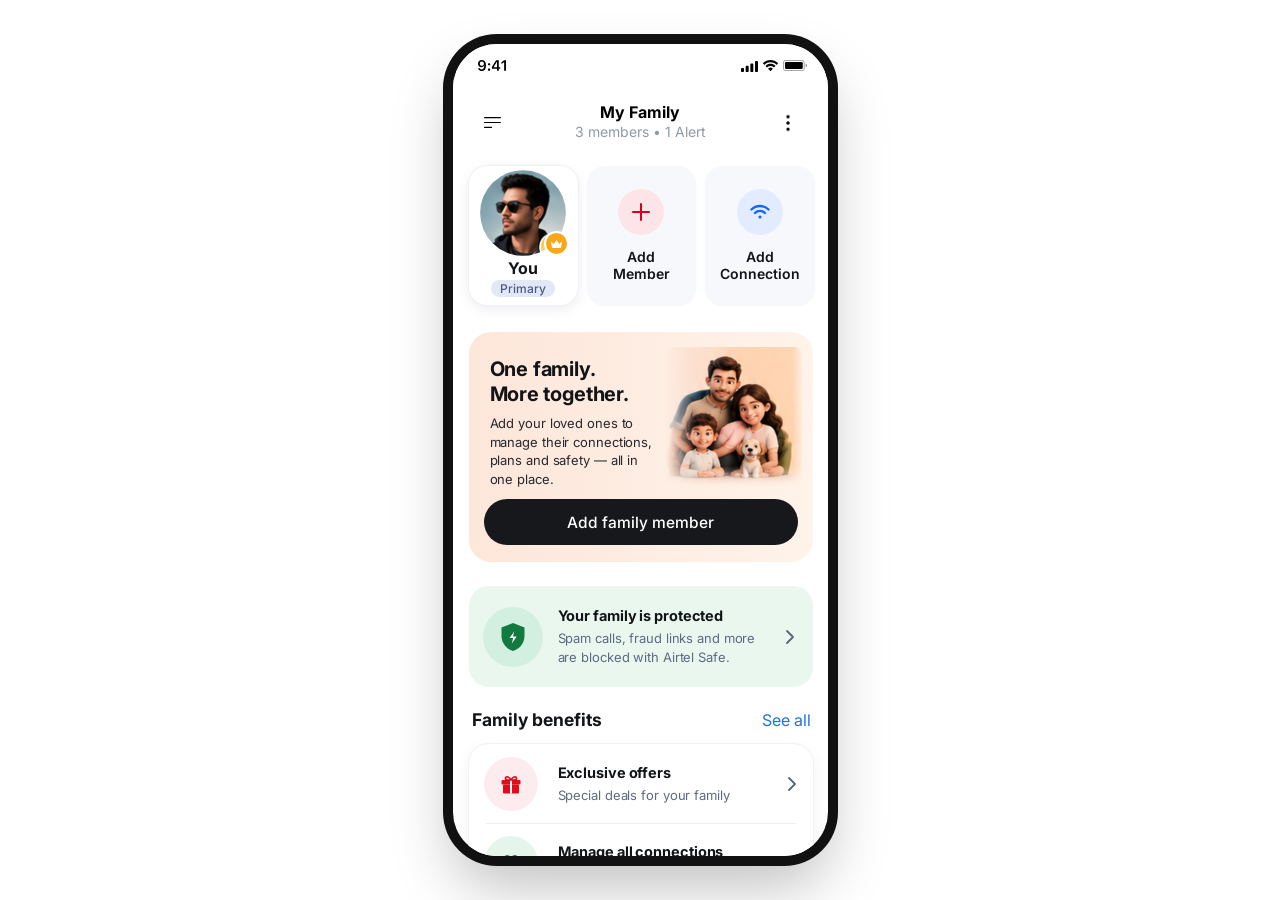
<file: index.html>
<!doctype html>
<html lang="en">
<head>
  <meta charset="utf-8">
  <meta name="viewport" content="width=device-width, initial-scale=1, viewport-fit=cover">
  <title>Family Tab</title>
  <link rel="preconnect" href="https://fonts.googleapis.com">
  <link rel="preconnect" href="https://fonts.gstatic.com" crossorigin>
  <link href="https://fonts.googleapis.com/css2?family=Inter:wght@400;500;600;700&display=swap" rel="stylesheet">
  <link rel="stylesheet" href="styles.css">
</head>
<body>
  <div class="device">
    <div class="screen">

      <!-- Status-Bar 1.0/App -->
      <div class="status-bar">
        <img class="sb-time" src="assets/f01/time.svg" width="28.4262" height="11.0889" alt="9:41">
        <img class="sb-cell" src="assets/f01/cellular.svg" width="17" height="10.667" alt="">
        <img class="sb-wifi" src="assets/f01/wifi.svg" width="15.333" height="10.9999" alt="">
        <img class="sb-batt" src="assets/f01/battery.svg" width="24.328" height="11.3333" alt="">
      </div>

      <main class="scroll">

        <!-- Top Nav Component ✅ -->
        <header class="top-nav">
          <button class="nav-btn tap" aria-label="Menu"><img src="assets/f01/menu.svg" width="17.2" height="11.4222" alt=""></button>
          <div class="nav-title">
            <h1>My Family</h1>
            <p>3 members • 1 Alert</p>
          </div>
          <button class="nav-btn tap" aria-label="More"><img src="assets/f01/more.png" width="30" height="30" alt=""></button>
        </header>

        <!-- Members -->
        <section class="members" role="tablist" aria-label="Family members">
          <button class="member tap is-active" role="tab" aria-selected="true">
            <span class="avatar"><img src="assets/avatar.png" alt=""><span class="crown"><svg width="13" height="10" viewBox="0 0 13 10"><path d="M1 2.5 3.8 5 6.5 1l2.7 4L12 2.5 11 9H2L1 2.5Z" fill="#fff"/></svg></span></span>
            <span class="m-name">You</span>
            <span class="m-tag">Primary</span>
          </button>
          <button class="member tap" role="tab" aria-selected="false">
            <span class="m-circle pink"><svg width="22" height="22" viewBox="0 0 22 22" fill="none" stroke="#d6001c" stroke-width="2" stroke-linecap="round"><path d="M11 3v16M3 11h16"/></svg></span>
            <span class="m-label">Add<br>Member</span>
          </button>
          <button class="member tap" role="tab" aria-selected="false">
            <span class="m-circle blue"><svg width="24" height="24" viewBox="0 0 24 24" fill="none" stroke="#1366ff" stroke-width="2.4" stroke-linecap="round"><path d="M3.5 9.5a12 12 0 0 1 17 0"/><path d="M7 13a7 7 0 0 1 10 0"/><circle cx="12" cy="17" r="1.6" fill="#1366ff" stroke="none"/></svg></span>
            <span class="m-label">Add<br>Connection</span>
          </button>
        </section>

        <div class="content">

          <!-- Hero -->
          <section class="hero">
            <div class="hero-text">
              <h2>One family.<br>More together.</h2>
              <p>Add your loved ones to manage their connections, plans and safety — all in one place.</p>
            </div>
            <img class="hero-art" src="assets/family.png" alt="">
            <button class="btn-dark tap">Add family member</button>
          </section>

          <!-- Protected -->
          <a class="row-card mint tap" href="#">
            <span class="icon-circle mint"><svg width="28" height="30" viewBox="0 0 28 30"><path d="M14 1 2.5 5.5v8.2C2.5 21 7.4 27 14 29c6.6-2 11.5-8 11.5-15.3V5.5L14 1Z" fill="#137a3f"/><path d="m15.2 9.5-4.6 6.6h3.6l-1.4 5.4 4.8-7h-3.7l1.3-5Z" fill="#fff"/></svg></span>
            <span class="row-text">
              <strong>Your family is protected</strong>
              <small>Spam calls, fraud links and more are blocked with Airtel Safe.</small>
            </span>
            <svg class="chev" width="10" height="16" viewBox="0 0 10 16" fill="none" stroke="#5b6475" stroke-width="1.8" stroke-linecap="round" stroke-linejoin="round"><path d="m2 2 6 6-6 6"/></svg>
          </a>

          <!-- Family benefits -->
          <div class="section-head">
            <h3>Family benefits</h3>
            <a class="see-all tap" href="#">See all</a>
          </div>
          <div class="list-card">
            <a class="list-row tap" href="#">
              <span class="icon-circle sm pink"><svg width="24" height="24" viewBox="0 0 24 24"><rect x="2.5" y="8" width="19" height="4.5" rx="1" fill="#e00b1c"/><rect x="4" y="12.5" width="16" height="9" rx="1" fill="#e00b1c"/><path d="M11 8h2v13.5h-2z" fill="#fff"/><path d="M12 8C10.5 4.5 7 4 6.5 6S9 8 12 8Zm0 0c1.5-3.5 5-4 5.5-2S15 8 12 8Z" fill="none" stroke="#e00b1c" stroke-width="1.6"/></svg></span>
              <span class="row-text"><strong>Exclusive offers</strong><small>Special deals for your family</small></span>
              <svg class="chev" width="10" height="16" viewBox="0 0 10 16" fill="none" stroke="#5b6475" stroke-width="1.8" stroke-linecap="round" stroke-linejoin="round"><path d="m2 2 6 6-6 6"/></svg>
            </a>
            <a class="list-row tap" href="#">
              <span class="icon-circle sm green"><svg width="24" height="24" viewBox="0 0 24 24"><rect x="2.5" y="8" width="19" height="4.5" rx="1" fill="#137a3f"/><rect x="4" y="12.5" width="16" height="9" rx="1" fill="#137a3f"/><path d="M11 8h2v13.5h-2z" fill="#fff"/><path d="M12 8C10.5 4.5 7 4 6.5 6S9 8 12 8Zm0 0c1.5-3.5 5-4 5.5-2S15 8 12 8Z" fill="none" stroke="#137a3f" stroke-width="1.6"/></svg></span>
              <span class="row-text"><strong>Manage all connections</strong><small>Easily handle plans and usage</small></span>
              <svg class="chev" width="10" height="16" viewBox="0 0 10 16" fill="none" stroke="#5b6475" stroke-width="1.8" stroke-linecap="round" stroke-linejoin="round"><path d="m2 2 6 6-6 6"/></svg>
            </a>
            <a class="list-row tap" href="#">
              <span class="icon-circle sm blue"><svg width="22" height="24" viewBox="0 0 28 30"><path d="M14 1 2.5 5.5v8.2C2.5 21 7.4 27 14 29c6.6-2 11.5-8 11.5-15.3V5.5L14 1Z" fill="#1366ff"/><path d="M14 1v28c6.6-2 11.5-8 11.5-15.3V5.5L14 1Z" fill="#0b4fd1"/><path d="m15.2 9.5-4.6 6.6h3.6l-1.4 5.4" fill="none" stroke="#fff" stroke-width="1.6" stroke-linecap="round" stroke-linejoin="round"/></svg></span>
              <span class="row-text"><strong>Stay safer together</strong><small>Spam call protection for everyone</small></span>
              <svg class="chev" width="10" height="16" viewBox="0 0 10 16" fill="none" stroke="#5b6475" stroke-width="1.8" stroke-linecap="round" stroke-linejoin="round"><path d="m2 2 6 6-6 6"/></svg>
            </a>
          </div>

          <!-- Personalized Report -->
          <a class="row-card rose tap" href="#">
            <span class="icon-circle rose"><svg width="28" height="30" viewBox="0 0 28 30"><path d="M14 1 2.5 5.5v8.2C2.5 21 7.4 27 14 29c6.6-2 11.5-8 11.5-15.3V5.5L14 1Z" fill="#e00b1c"/><path d="M14 1v28c6.6-2 11.5-8 11.5-15.3V5.5L14 1Z" fill="#b8000f"/><path d="m15.2 9.5-4.6 6.6h3.6l-1.4 5.4" fill="none" stroke="#fff" stroke-width="1.8" stroke-linecap="round" stroke-linejoin="round"/></svg></span>
            <span class="row-text">
              <strong class="lg">Personalized Report</strong>
              <small>See your family’s safety report and usage insights.</small>
            </span>
            <svg class="chev" width="10" height="16" viewBox="0 0 10 16" fill="none" stroke="#5b6475" stroke-width="1.8" stroke-linecap="round" stroke-linejoin="round"><path d="m2 2 6 6-6 6"/></svg>
          </a>

        </div>
      </main>
    </div>
  </div>

  <script>
    // Member tiles behave like Frame 02's top-nav units: tap to select.
    document.querySelectorAll('.member').forEach(function (tile) {
      tile.addEventListener('click', function () {
        document.querySelectorAll('.member').forEach(function (t) {
          t.classList.toggle('is-active', t === tile);
          t.setAttribute('aria-selected', t === tile);
        });
      });
    });
    // Prototype links don't navigate.
    document.querySelectorAll('a[href="#"]').forEach(function (a) {
      a.addEventListener('click', function (e) { e.preventDefault(); });
    });
  </script>
</body>
</html>
</file>
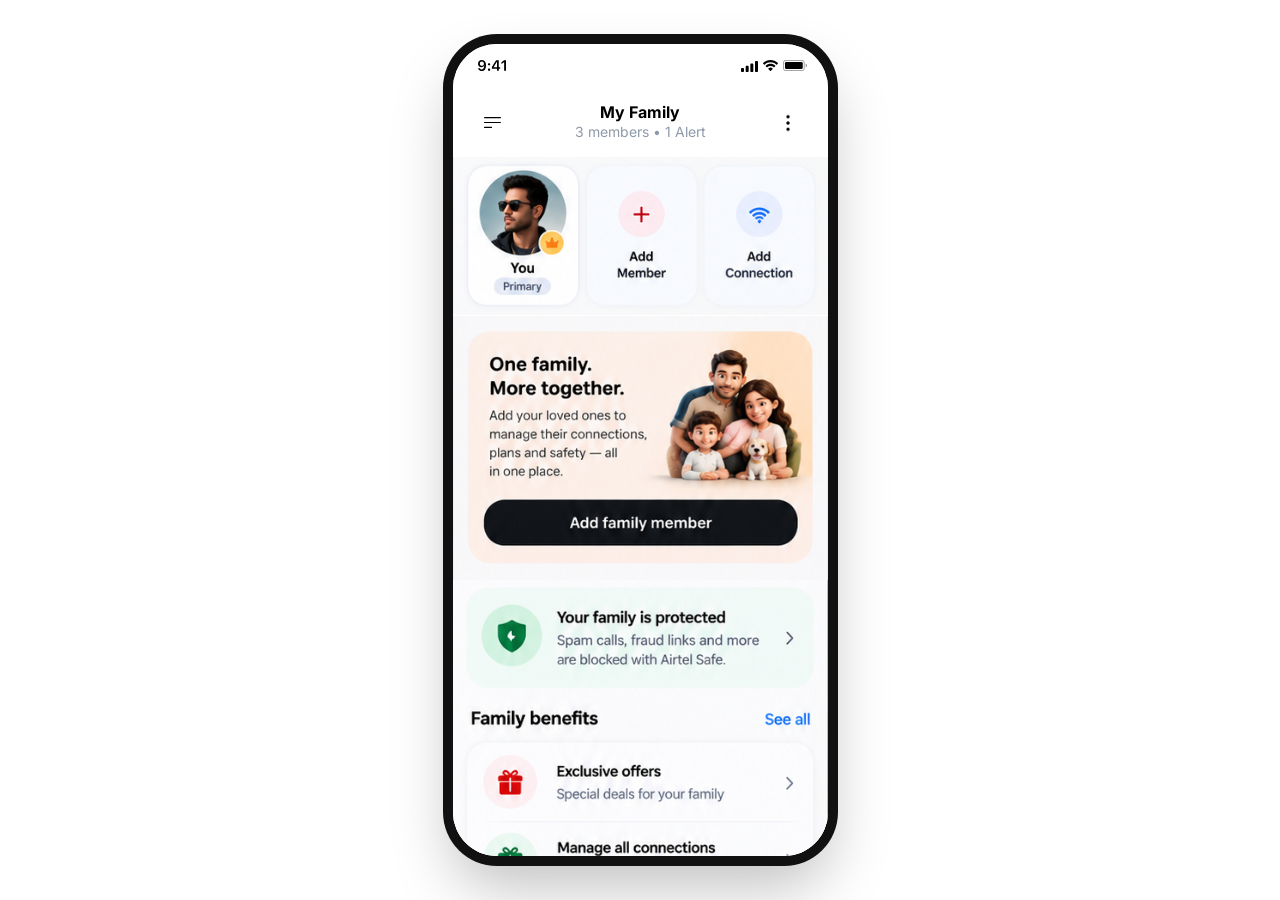
<file: exact.html>
<!doctype html>
<html lang="en">
<head>
  <meta charset="utf-8">
  <meta name="viewport" content="width=device-width, initial-scale=1, viewport-fit=cover">
  <title>Family Tab</title>
  <link rel="preconnect" href="https://fonts.googleapis.com">
  <link rel="preconnect" href="https://fonts.gstatic.com" crossorigin>
  <link href="https://fonts.googleapis.com/css2?family=Inter:wght@400;700&display=swap" rel="stylesheet">
  <link rel="stylesheet" href="exact.css">
</head>
<body>
  <div class="device">
    <div class="screen">

      <!-- Status-Bar 1.0/App -->
      <div class="status-bar">
        <img class="sb-time" src="assets/f01/time.svg" width="28.4262" height="11.0889" alt="9:41">
        <img class="sb-cell" src="assets/f01/cellular.svg" width="17" height="10.667" alt="">
        <img class="sb-wifi" src="assets/f01/wifi.svg" width="15.333" height="10.9999" alt="">
        <img class="sb-batt" src="assets/f01/battery.svg" width="24.328" height="11.3333" alt="">
      </div>

      <main class="scroll">
        <div class="frame-01">

          <!-- Top Nav Component ✅ -->
          <header class="top-nav">
            <button class="nav-btn" aria-label="Menu"><img src="assets/f01/menu.svg" width="17.2" height="11.4222" alt=""></button>
            <div class="nav-title">
              <h1>My Family</h1>
              <p>3 members • 1 Alert</p>
            </div>
            <button class="nav-btn" aria-label="More"><img src="assets/f01/more.png" width="30" height="30" alt=""></button>
          </header>

          <!-- My Family Airtel App Mockup 1 -->
          <div class="mock mock-1"><img src="assets/f01/mockup-1.png" alt="Family members: You, Add Member, Add Connection"></div>
          <!-- Airtel My Family Dashboard Mockup 2 -->
          <div class="mock mock-2"><img src="assets/f01/mockup-2.png" alt="One family. More together. Add family member"></div>
          <!-- My Family Safety Dashboard Mockup 2 -->
          <div class="mock mock-3"><img src="assets/f01/mockup-3.png" alt="Your family is protected, Family benefits, Personalized Report"></div>

        </div>
      </main>
    </div>
  </div>
</body>
</html>
</file>
<file: styles.css>
:root {
  --text: #121417;
  --text-sub: #5d6b82;
  --nav-sub: #8e9aa9;
  --blue: #1a73e8;
}

* { box-sizing: border-box; margin: 0; padding: 0; }
html, body { height: 100%; }
body {
  background: #ffffff;
  color: var(--text);
  font-family: 'Inter', system-ui, sans-serif;
  font-feature-settings: "liga" 0;
  -webkit-font-smoothing: antialiased;
}
a { color: inherit; text-decoration: none; }
button { font: inherit; color: inherit; background: none; border: 0; cursor: pointer; text-align: inherit; }

/* ---------- Device: 375 x 812 preview ---------- */
.device { min-height: 100%; display: flex; align-items: center; justify-content: center; padding: 24px 0; }
.screen {
  position: relative;
  width: 375px; height: 812px;
  background: #fff;
  border-radius: 44px;
  overflow: hidden;
  box-shadow: 0 0 0 10px #111, 0 30px 60px rgba(0, 0, 0, .25);
  display: flex; flex-direction: column;
}
@media (max-width: 500px) {
  .device { padding: 0; display: block; }
  .screen { width: 100%; height: 100vh; height: 100dvh; border-radius: 0; box-shadow: none; }
}

.status-bar { position: relative; flex: none; height: 44px; background: #fff; }
.status-bar img { position: absolute; display: block; }
.sb-time { left: 25.21px; top: 16.08px; }
.sb-cell { right: 70px; top: 17px; }
.sb-wifi { right: 49.67px; top: 16px; }
.sb-batt { right: 20.33px; top: 16px; }

.scroll { flex: 1; overflow-y: auto; overflow-x: hidden; scrollbar-width: none; padding-bottom: 40px; -webkit-tap-highlight-color: transparent; }
.scroll::-webkit-scrollbar { display: none; }

/* ---------- Tap feel (Frame 02 press behaviour) ---------- */
.tap { transition: transform .16s cubic-bezier(.3, .7, .4, 1), box-shadow .2s, background-color .2s, filter .2s; }
.tap:active { transform: scale(.96); }
.list-row.tap:active { transform: none; background-color: rgba(18, 20, 23, .04); }
.see-all.tap:active, .nav-btn.tap:active { transform: scale(.9); opacity: .7; }

/* ---------- Top Nav ---------- */
.top-nav {
  position: relative; height: 69px;
  display: flex; align-items: center; justify-content: space-between;
  padding: 0 20px;
}
.nav-btn { width: 40px; height: 40px; display: grid; place-items: center; border-radius: 50%; }
.nav-title { position: absolute; left: 50%; top: 15px; transform: translateX(-50%); text-align: center; white-space: nowrap; }
.nav-title h1 { font-size: 16px; line-height: 18px; font-weight: 700; color: #000; }
.nav-title p { margin-top: 1px; font-size: 14px; line-height: 20px; color: var(--nav-sub); }

/* ---------- Members ---------- */
.members {
  display: grid; grid-template-columns: repeat(3, 1fr); gap: 9px;
  padding: 9px 13px 10px 16px;
}
.member {
  height: 139px; border-radius: 18px;
  display: flex; flex-direction: column; align-items: center; justify-content: center;
  background: #f6f8fc;
  box-shadow: 0 1px 2px rgba(20, 30, 60, .04);
}
.member.is-active {
  background: #fff;
  box-shadow: 0 0 0 1px #eef0f4, 0 4px 14px rgba(20, 30, 60, .08);
}
.avatar { position: relative; width: 86px; height: 86px; margin-top: -4px; }
.avatar img { width: 100%; height: 100%; border-radius: 50%; object-fit: cover; object-position: 50% 45%; transform: scale(1.12); clip-path: circle(44.5%); display: block; }
.crown {
  position: absolute; right: -3px; bottom: 0;
  width: 25px; height: 25px; border-radius: 50%;
  background: #f8a71b; border: 2px solid #fff;
  display: grid; place-items: center;
}
.m-name { font-size: 16px; line-height: 20px; font-weight: 700; margin-top: 2px; }
.m-tag {
  margin-top: 2px; padding: 0 9px;
  font-size: 12px; line-height: 17px; font-weight: 500; color: #4a5a80;
  background: #e2e8f6; border-radius: 100px;
}
.m-circle { width: 46px; height: 46px; border-radius: 50%; display: grid; place-items: center; }
.m-circle.pink { background: #fde4e8; }
.m-circle.blue { background: #e3ecff; }
.m-label { margin-top: 13px; font-size: 14px; line-height: 17px; font-weight: 600; text-align: center; }

/* ---------- Content ---------- */
.content { padding: 17px 15px 0 16px; display: flex; flex-direction: column; }

/* Hero */
.hero {
  position: relative; overflow: hidden;
  height: 230px; border-radius: 22px;
  background: linear-gradient(90deg, #fde6da 0%, #feeee4 60%, #fff3ea 100%);
  padding: 25px 15px 17px 21px;
}
.hero-text { position: relative; z-index: 1; width: 168px; }
.hero h2 { font-size: 20px; line-height: 25px; font-weight: 700; letter-spacing: -.2px; }
.hero p { margin-top: 7px; font-size: 13px; line-height: 18.5px; color: #26282c; letter-spacing: -.1px; }
.hero-art {
  position: absolute; right: 9px; top: 15px;
  width: 140px; height: 140px; object-fit: cover;
  mix-blend-mode: multiply;
  -webkit-mask-image: linear-gradient(90deg, transparent 0%, #000 22%, #000 92%, transparent 100%), linear-gradient(180deg, #000 85%, transparent 100%);
  -webkit-mask-composite: source-in;
          mask-image: linear-gradient(90deg, transparent 0%, #000 22%, #000 92%, transparent 100%), linear-gradient(180deg, #000 85%, transparent 100%);
          mask-composite: intersect;
}
.btn-dark {
  position: absolute; left: 15px; right: 15px; bottom: 17px;
  height: 46px; border-radius: 23px;
  background: #16181c; color: #fff;
  font-size: 15.5px; font-weight: 500; text-align: center;
}

/* Row cards */
.row-card {
  margin-top: 24px;
  display: flex; align-items: center; gap: 15px;
  padding: 0 18px 0 14px; min-height: 101px; border-radius: 20px;
}
.row-card.mint { background: #e9f7ef; }
.row-card.rose { background: #fde8ea; min-height: 103px; margin-top: 18px; }
.icon-circle { flex: none; width: 60px; height: 60px; border-radius: 50%; display: grid; place-items: center; }
.icon-circle.mint { background: #d3efdf; }
.icon-circle.rose { background: #fbd2d6; }
.icon-circle.sm { width: 54px; height: 54px; }
.icon-circle.pink { background: #fdecee; }
.icon-circle.green { background: #e5f5eb; }
.icon-circle.blue { background: #e8effd; }
.row-text { flex: 1; display: flex; flex-direction: column; gap: 3px; }
.row-text strong { font-size: 14.5px; line-height: 20px; font-weight: 700; letter-spacing: -.1px; }
.row-text strong.lg { font-size: 16px; }
.row-text small { font-size: 13px; line-height: 19px; color: var(--text-sub); letter-spacing: -.1px; }
.chev { flex: none; }

/* Section head */
.section-head { display: flex; align-items: center; justify-content: space-between; margin: 22px 2px 13px 3px; }
.section-head h3 { font-size: 17.5px; line-height: 22px; font-weight: 700; }
.see-all { font-size: 16px; line-height: 20px; color: var(--blue); }

/* Benefits list */
.list-card {
  background: #fff; border-radius: 20px;
  box-shadow: 0 0 0 1px #f0f1f5, 0 6px 18px rgba(20, 30, 60, .06);
  overflow: hidden;
}
.list-row {
  position: relative;
  display: flex; align-items: center; gap: 20px;
  height: 79px; padding: 0 16px 0 15px;
}
.list-row + .list-row::before {
  content: ""; position: absolute; top: 0; left: 17px; right: 17px;
  border-top: 1px solid #eceef2;
}
.list-row .row-text strong { font-size: 14.5px; }
</file>
<file: exact.css>
* { box-sizing: border-box; margin: 0; padding: 0; }
html, body { height: 100%; }
body {
  background: #ffffff;
  font-family: 'Inter', system-ui, sans-serif;
  font-feature-settings: "liga" 0;
  -webkit-font-smoothing: antialiased;
}
button { background: none; border: 0; cursor: pointer; }

/* ---------- Device: 375 x 812 preview ---------- */
.device {
  min-height: 100%;
  display: flex; align-items: center; justify-content: center;
  padding: 24px 0;
}
.screen {
  position: relative;
  width: 375px; height: 812px;
  background: #fff;
  border-radius: 44px;
  overflow: hidden;
  box-shadow: 0 0 0 10px #111, 0 30px 60px rgba(0, 0, 0, .25);
  display: flex; flex-direction: column;
}
@media (max-width: 500px) {
  .device { padding: 0; display: block; }
  .screen { width: 100%; height: 100vh; height: 100dvh; border-radius: 0; box-shadow: none; }
}

/* ---------- Status-Bar 1.0/App ---------- */
.status-bar { position: relative; flex: none; height: 44px; background: #fff; }
.status-bar img { position: absolute; display: block; }
.sb-time { left: 25.21px; top: 16.08px; }
.sb-cell { right: 70px; top: 17px; }
.sb-wifi { right: 49.67px; top: 16px; }
.sb-batt { right: 20.33px; top: 16px; }

.scroll { flex: 1; overflow-y: auto; overflow-x: hidden; scrollbar-width: none; }
.scroll::-webkit-scrollbar { display: none; }

/* ---------- Frame 01 (375 x 1138, minus 44px status bar) ---------- */
.frame-01 { position: relative; width: 375px; height: 1094px; margin: 0 auto; overflow: hidden; background: #fff; }

.top-nav {
  position: absolute; left: 0; top: 0;
  width: 375px; height: 69px;
  display: flex; align-items: center; justify-content: space-between;
  padding: 0 20px;
  background: #fff;
  z-index: 1;
}
.nav-btn { width: 40px; height: 40px; display: grid; place-items: center; }
.nav-title { position: absolute; left: 50%; top: 15px; transform: translateX(-50%); text-align: center; white-space: nowrap; }
.nav-title h1 { font-size: 16px; line-height: 18px; font-weight: 700; color: #000; }
.nav-title p { margin-top: 1px; font-size: 14px; line-height: 20px; color: #8e9aa9; }

/* Mockup crops: positions and crop offsets taken from Figma */
.mock { position: absolute; left: 0; width: 375px; overflow: hidden; }
.mock img { position: absolute; display: block; max-width: none; }
.mock-1 { top: 66.63px;  height: 159.965px; }
.mock-1 img { width: 307.6%;  height: 658.99%; left: -49.74%; top: -89.84%; }
.mock-2 { top: 227.6px;  height: 264.322px; }
.mock-2 img { width: 208.91%; height: 559.34%; left: -2.55%;  top: -138.24%; }
.mock-3 { top: 491.92px; height: 776.075px; }
.mock-3 img { width: 207.24%; height: 192.74%; left: -3.51%;  top: -85.46%; }
</file>
